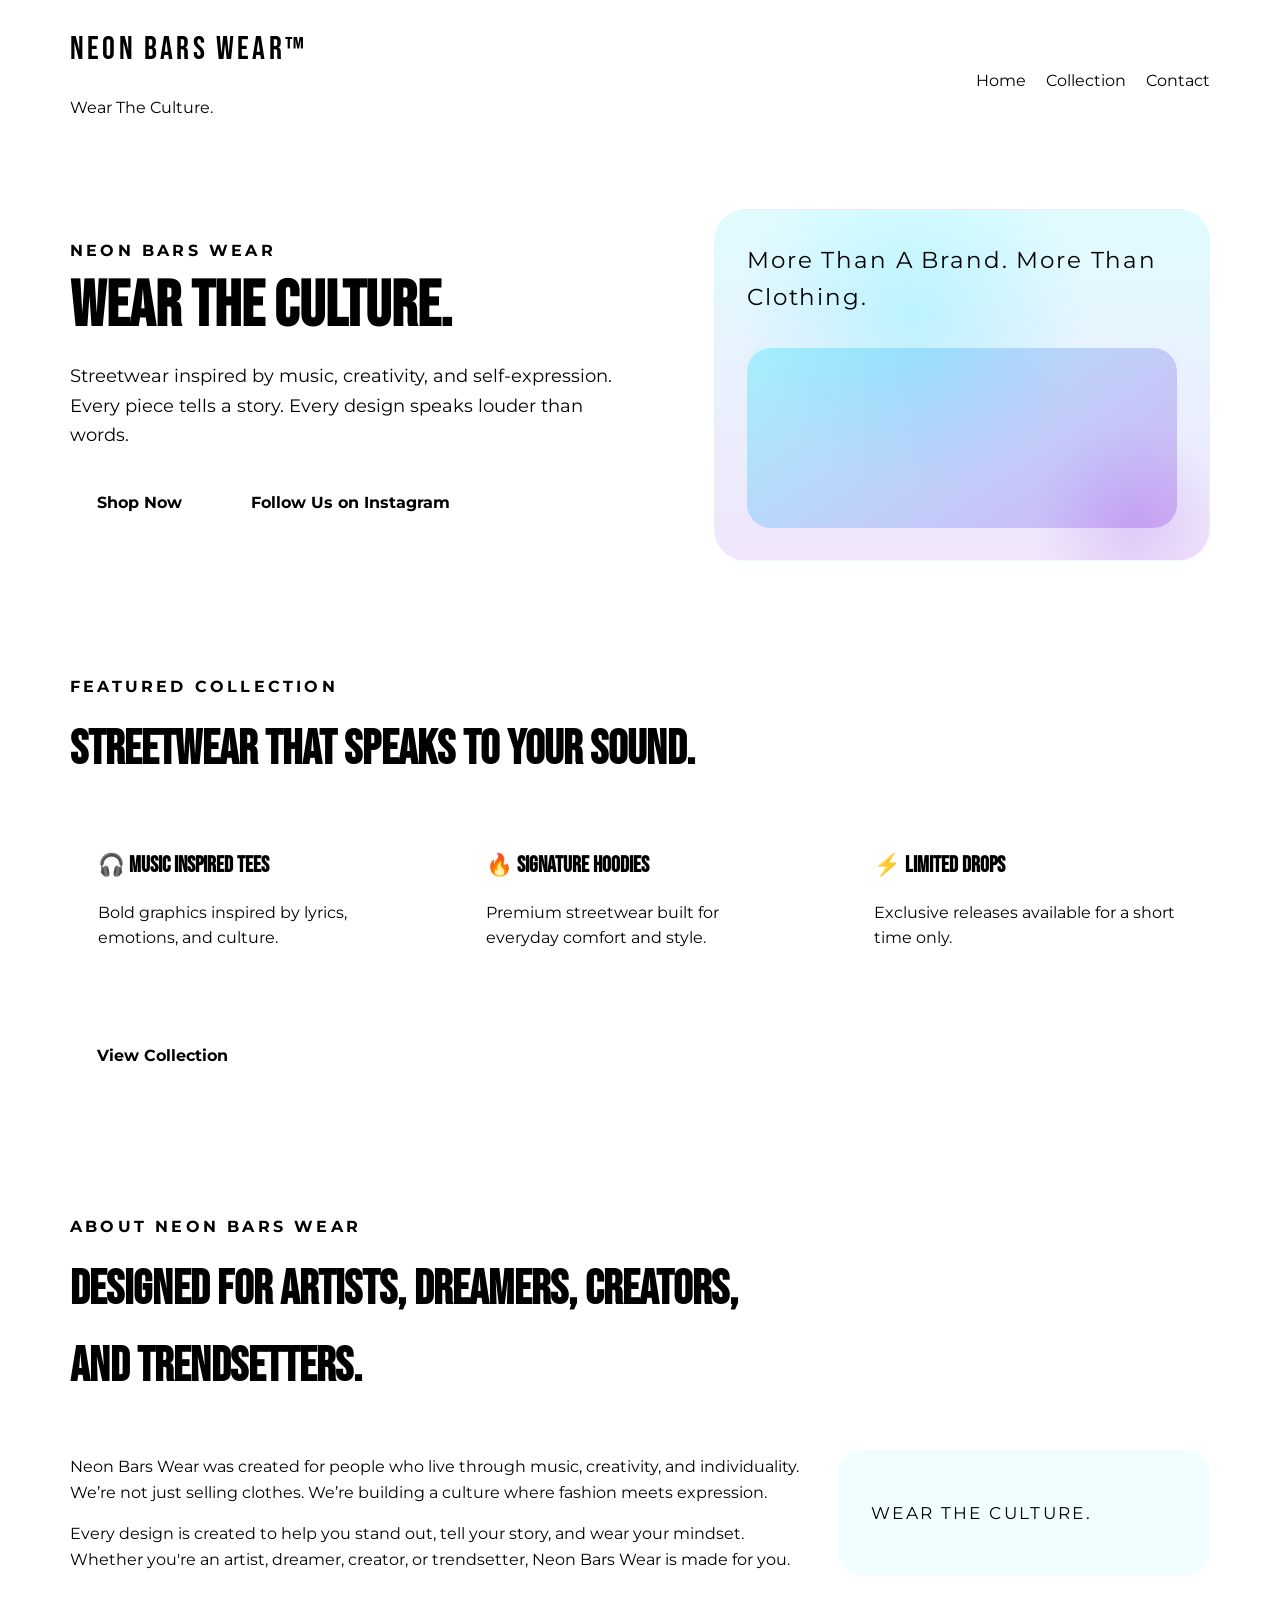
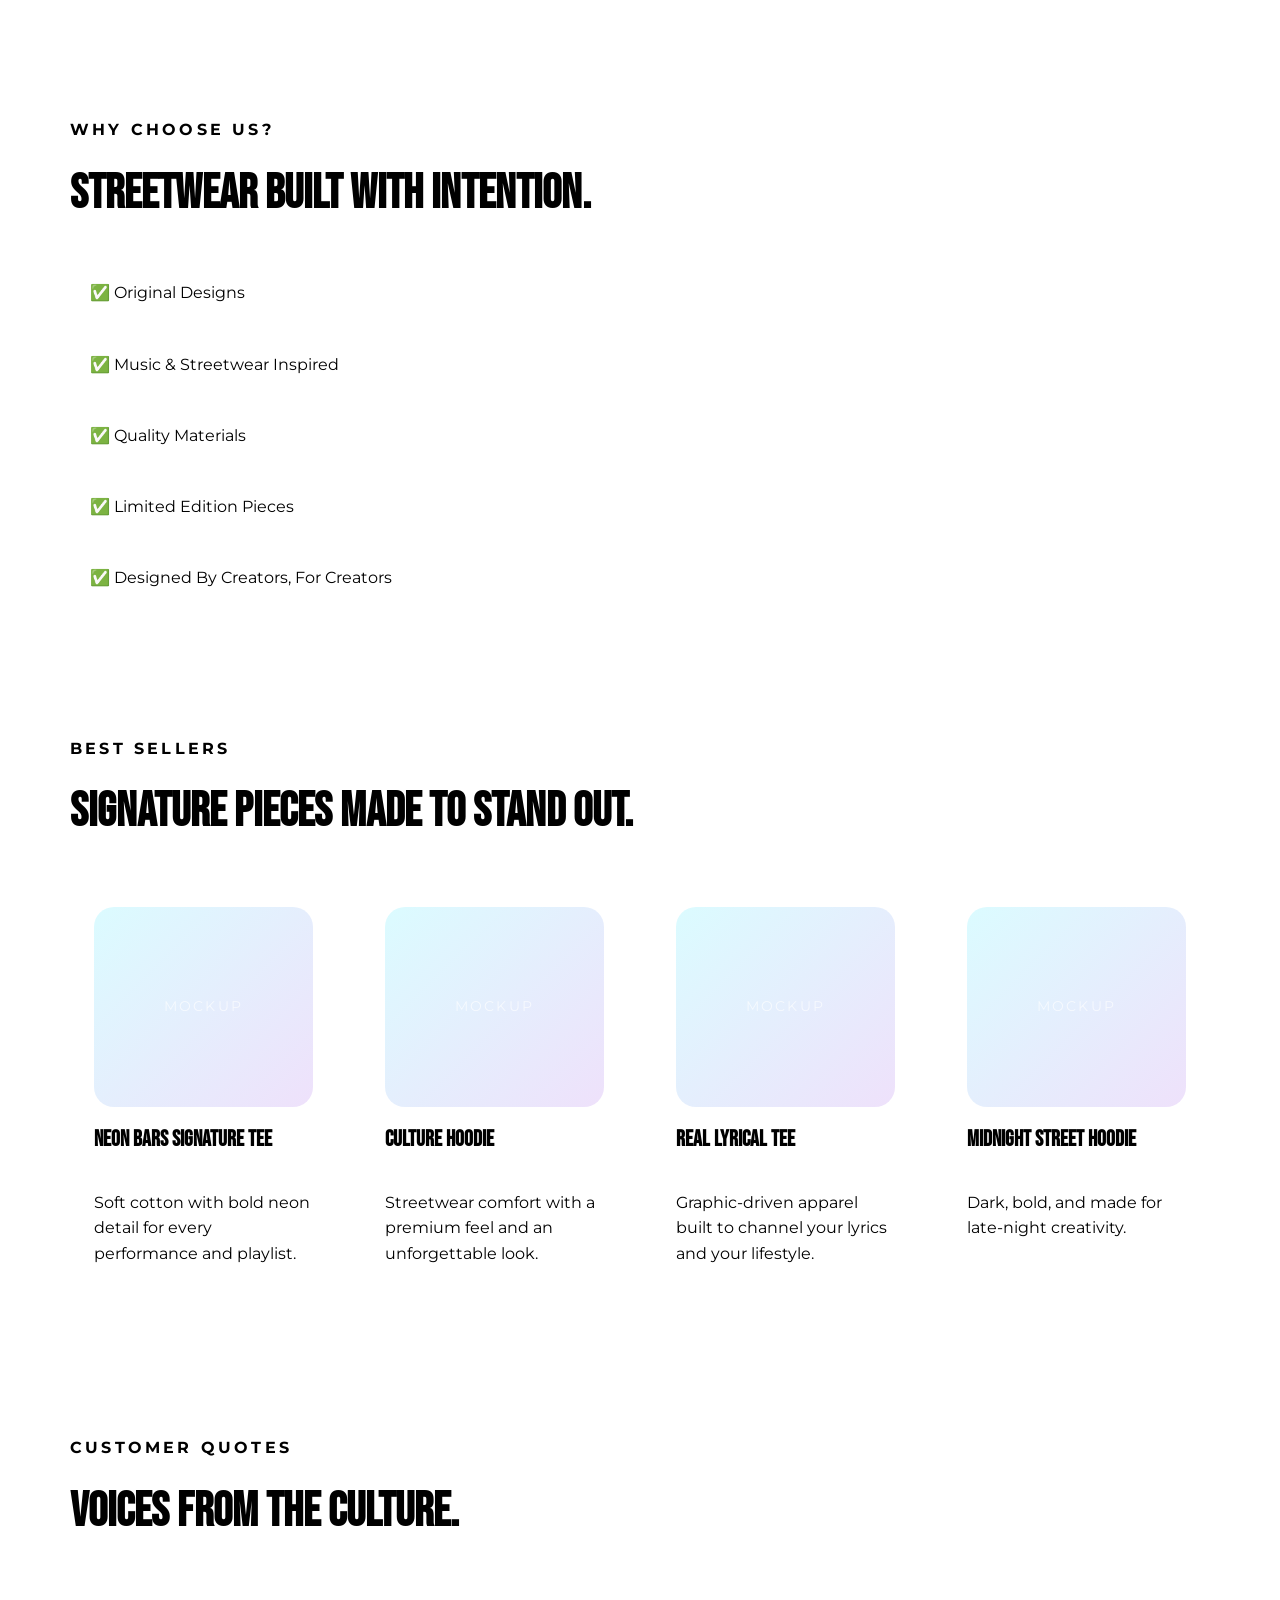
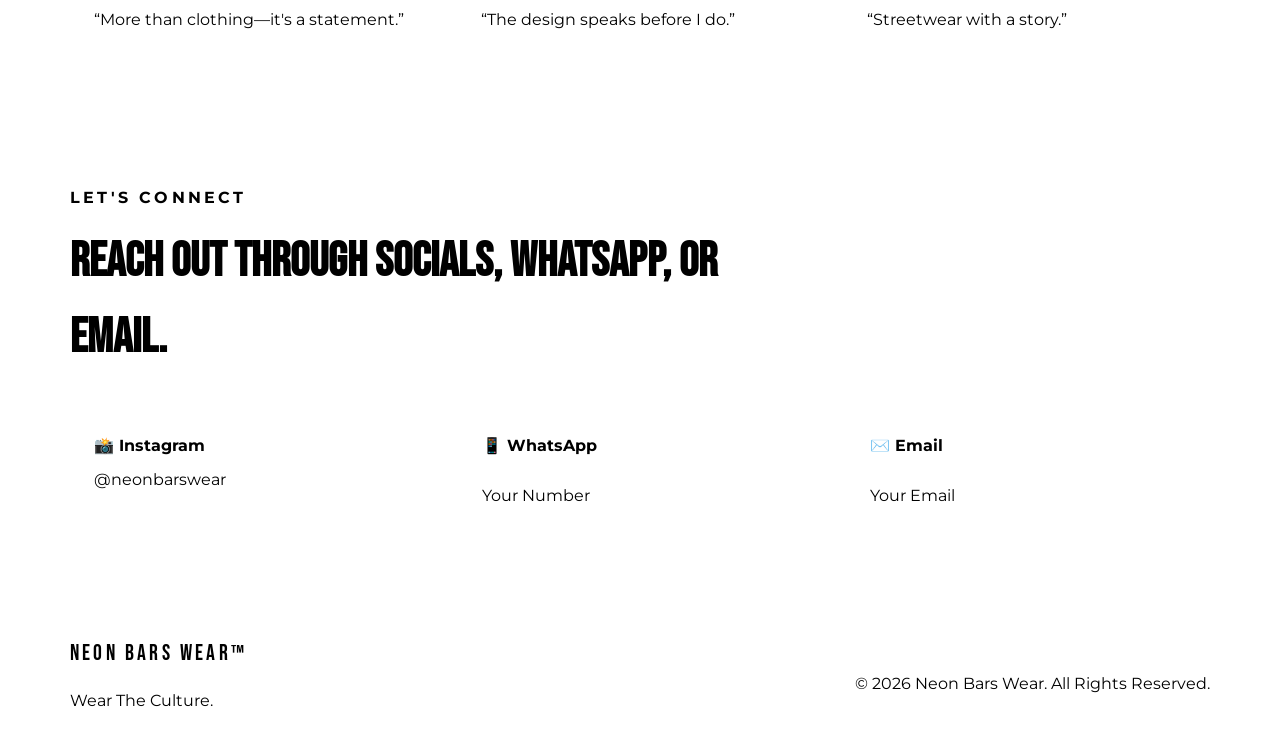
<file: index.html>
<!DOCTYPE html>
<html lang="en">
  <head>
    <meta charset="UTF-8" />
    <meta name="viewport" content="width=device-width, initial-scale=1.0" />
    <title>Neon Bars Wear</title>
    <link rel="preconnect" href="https://fonts.googleapis.com" />
    <link rel="preconnect" href="https://fonts.gstatic.com" crossorigin />
    <link
      href="https://fonts.googleapis.com/css2?family=Bebas+Neue&family=Montserrat:wght@400;500;600;700&display=swap"
      rel="stylesheet"
    />
    <link rel="stylesheet" href="styles.css" />
  </head>
  <body>
    <header class="site-header">
      <div class="page-width header-inner">
        <div class="brand">
          <span class="brand-mark">NEON BARS WEAR™</span>
          <p>Wear The Culture.</p>
        </div>
        <nav class="site-nav" aria-label="Primary navigation">
          <a href="index.html">Home</a>
          <a href="collection.html">Collection</a>
          <a href="contact.html">Contact</a>
        </nav>
      </div>
    </header>

    <main>
      <section class="hero section-hero">
        <div class="page-width hero-grid">
          <div class="hero-copy">
            <p class="eyebrow">NEON BARS WEAR</p>
            <h1>Wear The Culture.</h1>
            <p class="hero-text">
              Streetwear inspired by music, creativity, and self-expression. Every piece tells a story.
              Every design speaks louder than words.
            </p>
            <div class="hero-actions">
              <a class="button button-primary" href="collection.html">Shop Now</a>
              <a class="button button-secondary" href="https://www.instagram.com/neonbarswear" target="_blank" rel="noreferrer">Follow Us on Instagram</a>
            </div>
          </div>
          <div class="hero-visual">
            <div class="hero-card">
              <span class="hero-tag">More Than A Brand. More Than Clothing.</span>
              <div class="visual-accent"></div>
            </div>
          </div>
        </div>
      </section>

      <section id="featured" class="section featured-collection page-width">
        <div class="section-heading">
          <p class="eyebrow">Featured Collection</p>
          <h2>Streetwear that speaks to your sound.</h2>
        </div>
        <div class="collection-grid">
          <article class="feature-card">
            <h3>🎧 Music Inspired Tees</h3>
            <p>Bold graphics inspired by lyrics, emotions, and culture.</p>
          </article>
          <article class="feature-card">
            <h3>🔥 Signature Hoodies</h3>
            <p>Premium streetwear built for everyday comfort and style.</p>
          </article>
          <article class="feature-card">
            <h3>⚡ Limited Drops</h3>
            <p>Exclusive releases available for a short time only.</p>
          </article>
        </div>
        <div class="section-action">
          <a class="button button-primary" href="collection.html">View Collection</a>
        </div>
      </section>

      <section id="about" class="section about page-width">
        <div class="section-heading">
          <p class="eyebrow">About Neon Bars Wear</p>
          <h2>Designed for artists, dreamers, creators, and trendsetters.</h2>
        </div>
        <div class="about-grid">
          <div>
            <p>
              Neon Bars Wear was created for people who live through music, creativity, and individuality.
              We’re not just selling clothes. We’re building a culture where fashion meets expression.
            </p>
            <p>
              Every design is created to help you stand out, tell your story, and wear your mindset.
              Whether you're an artist, dreamer, creator, or trendsetter, Neon Bars Wear is made for you.
            </p>
          </div>
          <div class="about-highlight">
            <p>Wear The Culture.</p>
          </div>
        </div>
      </section>

      <section class="section why-choose-us page-width">
        <div class="section-heading">
          <p class="eyebrow">Why Choose Us?</p>
          <h2>Streetwear built with intention.</h2>
        </div>
        <ul class="benefits-list">
          <li>✅ Original Designs</li>
          <li>✅ Music & Streetwear Inspired</li>
          <li>✅ Quality Materials</li>
          <li>✅ Limited Edition Pieces</li>
          <li>✅ Designed By Creators, For Creators</li>
        </ul>
      </section>

      <section id="best-sellers" class="section best-sellers page-width">
        <div class="section-heading">
          <p class="eyebrow">Best Sellers</p>
          <h2>Signature pieces made to stand out.</h2>
        </div>
        <div class="products-grid">
          <article class="product-card">
            <div class="product-image mockup-image">Mockup</div>
            <h3>Neon Bars Signature Tee</h3>
            <p>Soft cotton with bold neon detail for every performance and playlist.</p>
          </article>
          <article class="product-card">
            <div class="product-image mockup-image">Mockup</div>
            <h3>Culture Hoodie</h3>
            <p>Streetwear comfort with a premium feel and an unforgettable look.</p>
          </article>
          <article class="product-card">
            <div class="product-image mockup-image">Mockup</div>
            <h3>Real Lyrical Tee</h3>
            <p>Graphic-driven apparel built to channel your lyrics and your lifestyle.</p>
          </article>
          <article class="product-card">
            <div class="product-image mockup-image">Mockup</div>
            <h3>Midnight Street Hoodie</h3>
            <p>Dark, bold, and made for late-night creativity.</p>
          </article>
        </div>
      </section>

      <section class="section testimonials page-width">
        <div class="section-heading">
          <p class="eyebrow">Customer Quotes</p>
          <h2>Voices from the culture.</h2>
        </div>
        <div class="testimonials-grid">
          <blockquote>
            “More than clothing—it's a statement.”
          </blockquote>
          <blockquote>
            “The design speaks before I do.”
          </blockquote>
          <blockquote>
            “Streetwear with a story.”
          </blockquote>
        </div>
      </section>

      <section id="contact" class="section contact page-width">
        <div class="section-heading">
          <p class="eyebrow">Let's Connect</p>
          <h2>Reach out through socials, WhatsApp, or email.</h2>
        </div>
        <div class="contact-grid">
          <div class="contact-card">
            <strong>📸 Instagram</strong>
            <a href="https://www.instagram.com/neonbarswear" target="_blank" rel="noreferrer">@neonbarswear</a>
          </div>
          <div class="contact-card">
            <strong>📱 WhatsApp</strong>
            <p>Your Number</p>
          </div>
          <div class="contact-card">
            <strong>✉️ Email</strong>
            <p>Your Email</p>
          </div>
        </div>
      </section>
    </main>

    <footer class="site-footer">
      <div class="page-width footer-inner">
        <div>
          <p class="footer-title">NEON BARS WEAR™</p>
          <p>Wear The Culture.</p>
        </div>
        <p class="copyright">© 2026 Neon Bars Wear. All Rights Reserved.</p>
      </div>
    </footer>
  </body>
</html>
</file>
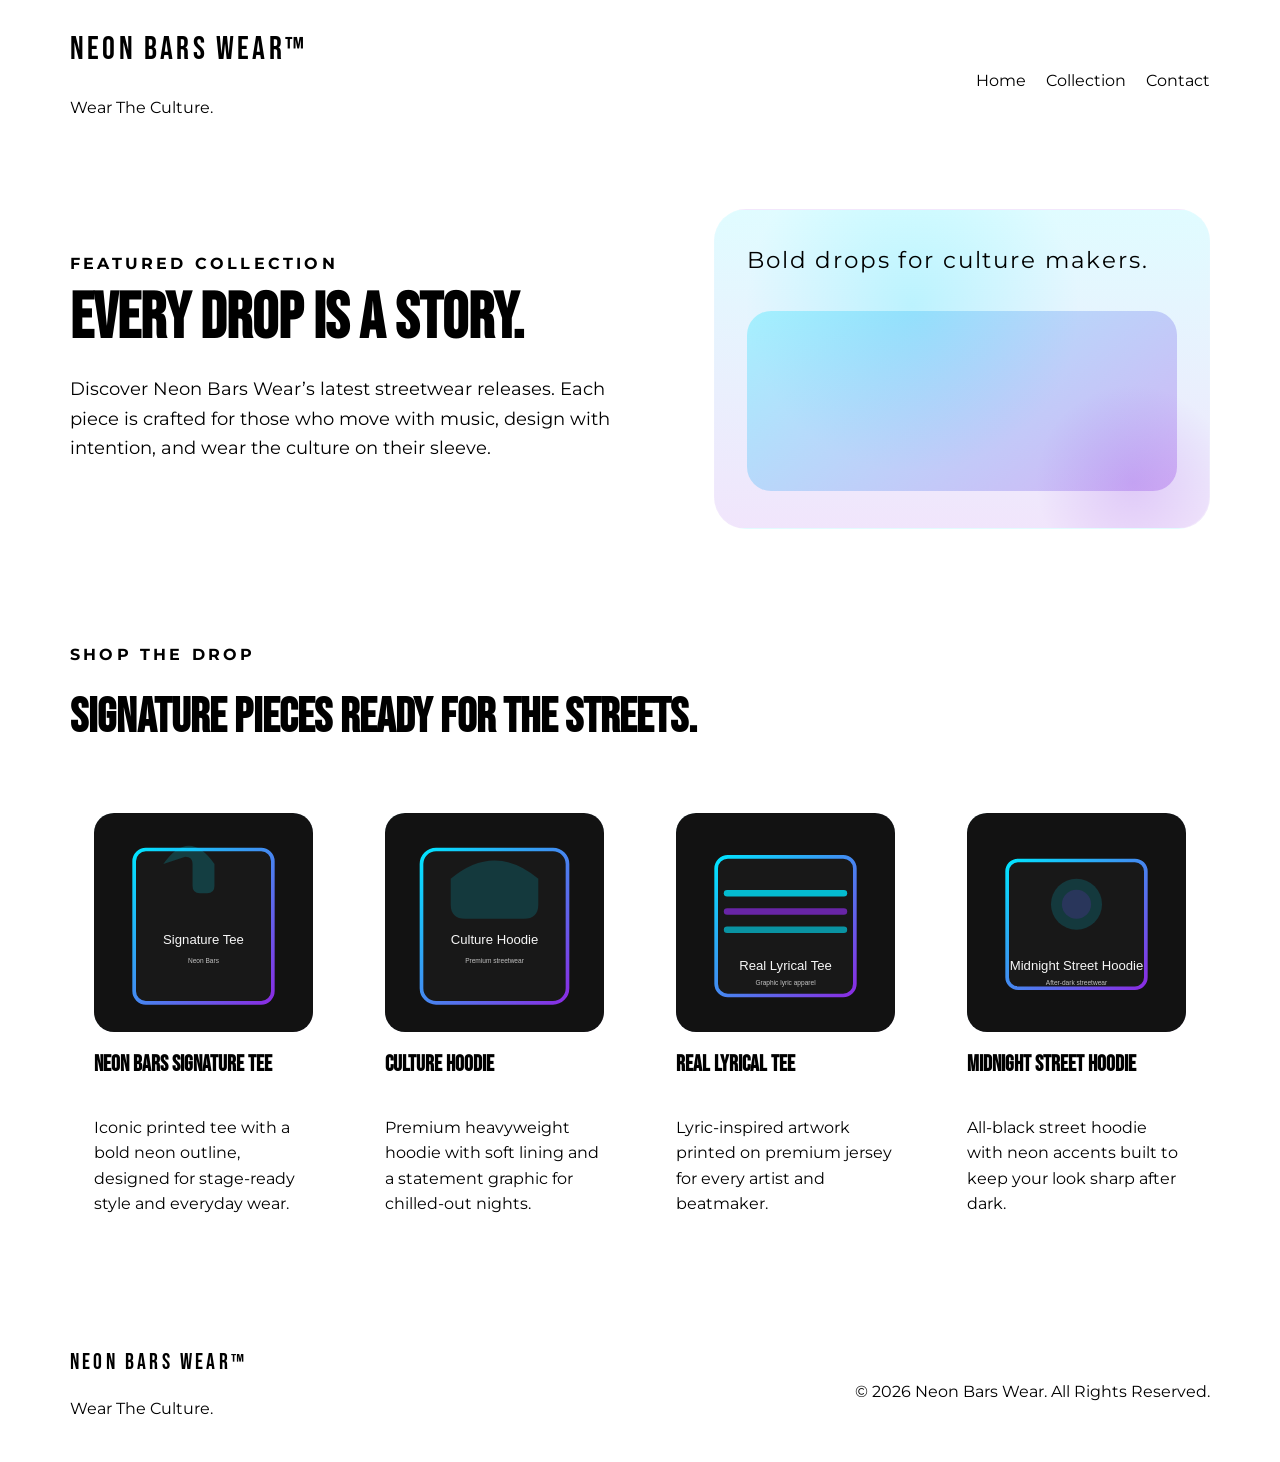
<file: collection.html>
<!DOCTYPE html>
<html lang="en">
  <head>
    <meta charset="UTF-8" />
    <meta name="viewport" content="width=device-width, initial-scale=1.0" />
    <title>Collection | Neon Bars Wear</title>
    <link rel="preconnect" href="https://fonts.googleapis.com" />
    <link rel="preconnect" href="https://fonts.gstatic.com" crossorigin />
    <link
      href="https://fonts.googleapis.com/css2?family=Bebas+Neue&family=Montserrat:wght@400;500;600;700&display=swap"
      rel="stylesheet"
    />
    <link rel="stylesheet" href="styles.css" />
  </head>
  <body>
    <header class="site-header">
      <div class="page-width header-inner">
        <div class="brand">
          <span class="brand-mark">NEON BARS WEAR™</span>
          <p>Wear The Culture.</p>
        </div>
        <nav class="site-nav" aria-label="Primary navigation">
          <a href="index.html">Home</a>
          <a href="collection.html">Collection</a>
          <a href="contact.html">Contact</a>
        </nav>
      </div>
    </header>

    <main>
      <section class="hero section-hero">
        <div class="page-width hero-grid">
          <div class="hero-copy">
            <p class="eyebrow">Featured Collection</p>
            <h1>Every drop is a story.</h1>
            <p class="hero-text">
              Discover Neon Bars Wear’s latest streetwear releases. Each piece is crafted for those who move with music,
              design with intention, and wear the culture on their sleeve.
            </p>
          </div>
          <div class="hero-visual">
            <div class="hero-card">
              <span class="hero-tag">Bold drops for culture makers.</span>
              <div class="visual-accent"></div>
            </div>
          </div>
        </div>
      </section>

      <section class="section best-sellers page-width">
        <div class="section-heading">
          <p class="eyebrow">Shop the drop</p>
          <h2>Signature pieces ready for the streets.</h2>
        </div>
        <div class="products-grid">
          <article class="product-card">
            <img class="product-image" src="assets/tee-mockup.svg" alt="Neon Bars Signature Tee" />
            <h3>Neon Bars Signature Tee</h3>
            <p>Iconic printed tee with a bold neon outline, designed for stage-ready style and everyday wear.</p>
          </article>
          <article class="product-card">
            <img class="product-image" src="assets/hoodie-mockup.svg" alt="Culture Hoodie" />
            <h3>Culture Hoodie</h3>
            <p>Premium heavyweight hoodie with soft lining and a statement graphic for chilled-out nights.</p>
          </article>
          <article class="product-card">
            <img class="product-image" src="assets/lyrical-mockup.svg" alt="Real Lyrical Tee" />
            <h3>Real Lyrical Tee</h3>
            <p>Lyric-inspired artwork printed on premium jersey for every artist and beatmaker.</p>
          </article>
          <article class="product-card">
            <img class="product-image" src="assets/midnight-mockup.svg" alt="Midnight Street Hoodie" />
            <h3>Midnight Street Hoodie</h3>
            <p>All-black street hoodie with neon accents built to keep your look sharp after dark.</p>
          </article>
        </div>
      </section>
    </main>

    <footer class="site-footer">
      <div class="page-width footer-inner">
        <div>
          <p class="footer-title">NEON BARS WEAR™</p>
          <p>Wear The Culture.</p>
        </div>
        <p class="copyright">© 2026 Neon Bars Wear. All Rights Reserved.</p>
      </div>
    </footer>
  </body>
</html>
</file>
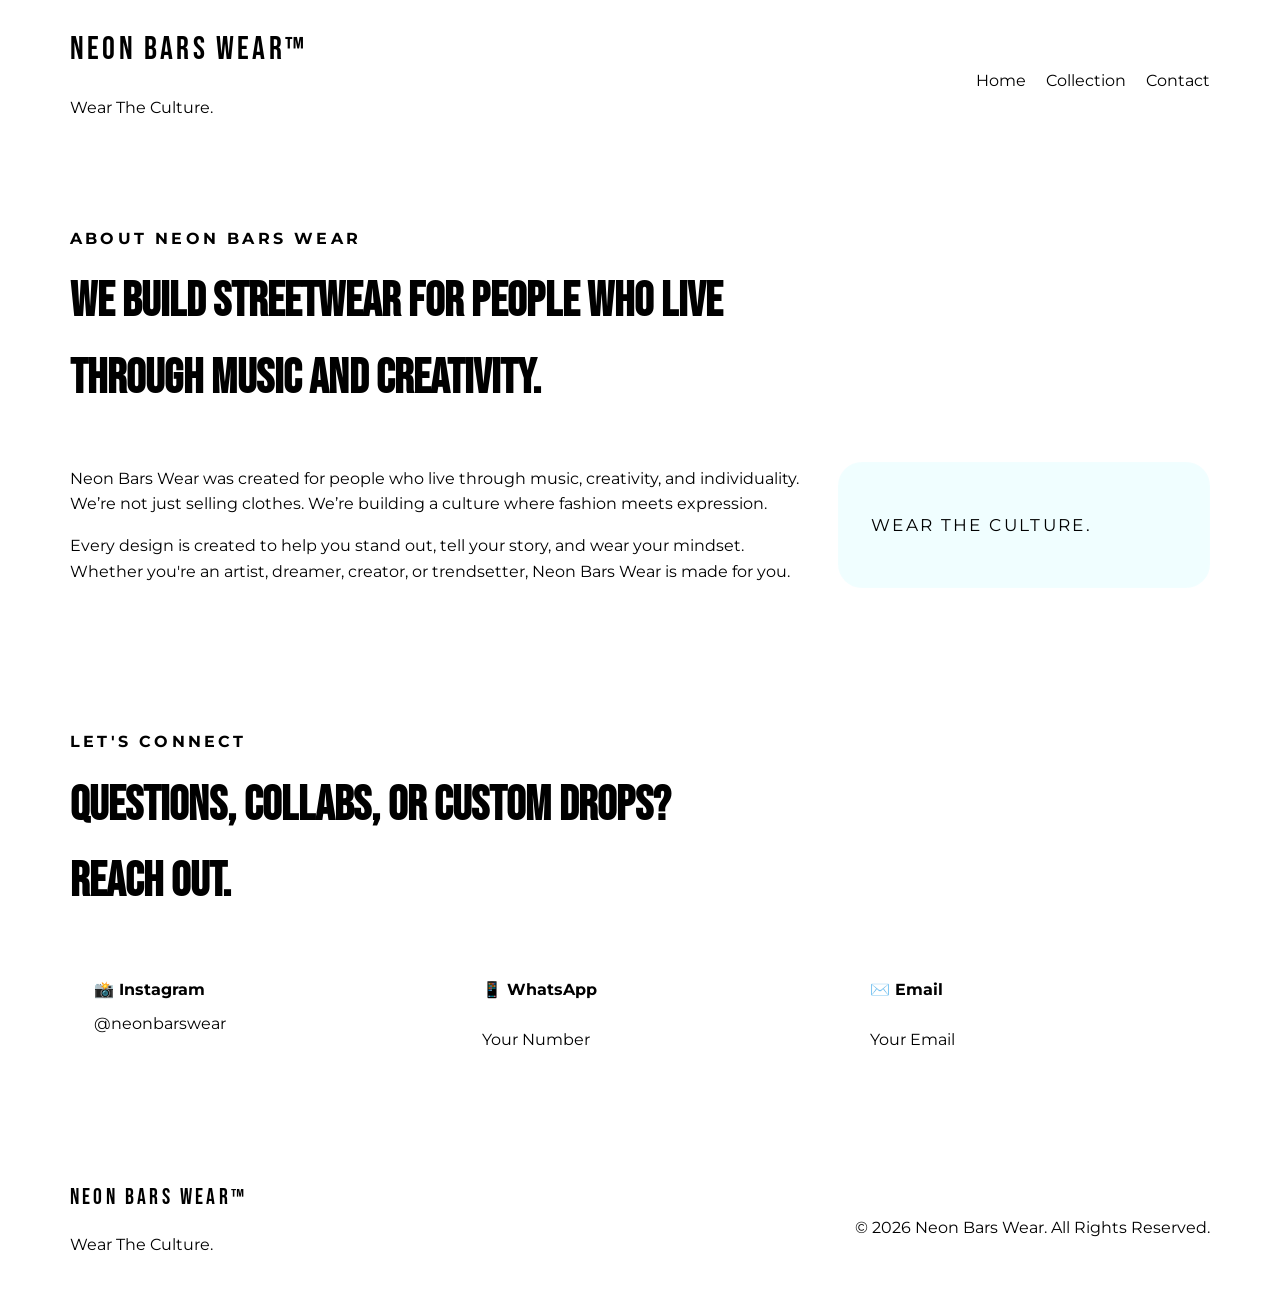
<file: contact.html>
<!DOCTYPE html>
<html lang="en">
  <head>
    <meta charset="UTF-8" />
    <meta name="viewport" content="width=device-width, initial-scale=1.0" />
    <title>Contact | Neon Bars Wear</title>
    <link rel="preconnect" href="https://fonts.googleapis.com" />
    <link rel="preconnect" href="https://fonts.gstatic.com" crossorigin />
    <link
      href="https://fonts.googleapis.com/css2?family=Bebas+Neue&family=Montserrat:wght@400;500;600;700&display=swap"
      rel="stylesheet"
    />
    <link rel="stylesheet" href="styles.css" />
  </head>
  <body>
    <header class="site-header">
      <div class="page-width header-inner">
        <div class="brand">
          <span class="brand-mark">NEON BARS WEAR™</span>
          <p>Wear The Culture.</p>
        </div>
        <nav class="site-nav" aria-label="Primary navigation">
          <a href="index.html">Home</a>
          <a href="collection.html">Collection</a>
          <a href="contact.html">Contact</a>
        </nav>
      </div>
    </header>

    <main>
      <section class="section about page-width">
        <div class="section-heading">
          <p class="eyebrow">About Neon Bars Wear</p>
          <h2>We build streetwear for people who live through music and creativity.</h2>
        </div>
        <div class="about-grid">
          <div>
            <p>
              Neon Bars Wear was created for people who live through music, creativity, and individuality.
              We’re not just selling clothes. We’re building a culture where fashion meets expression.
            </p>
            <p>
              Every design is created to help you stand out, tell your story, and wear your mindset.
              Whether you're an artist, dreamer, creator, or trendsetter, Neon Bars Wear is made for you.
            </p>
          </div>
          <div class="about-highlight">
            <p>Wear The Culture.</p>
          </div>
        </div>
      </section>

      <section class="section contact page-width">
        <div class="section-heading">
          <p class="eyebrow">Let's Connect</p>
          <h2>Questions, collabs, or custom drops? Reach out.</h2>
        </div>
        <div class="contact-grid">
          <div class="contact-card">
            <strong>📸 Instagram</strong>
            <a href="https://www.instagram.com/neonbarswear" target="_blank" rel="noreferrer">@neonbarswear</a>
          </div>
          <div class="contact-card">
            <strong>📱 WhatsApp</strong>
            <p>Your Number</p>
          </div>
          <div class="contact-card">
            <strong>✉️ Email</strong>
            <p>Your Email</p>
          </div>
        </div>
      </section>
    </main>

    <footer class="site-footer">
      <div class="page-width footer-inner">
        <div>
          <p class="footer-title">NEON BARS WEAR™</p>
          <p>Wear The Culture.</p>
        </div>
        <p class="copyright">© 2026 Neon Bars Wear. All Rights Reserved.</p>
      </div>
    </footer>
  </body>
</html>
</file>
<file: styles.css>
8:root {
  --bg: #121212;
  --surface: #181818;
  --surface-strong: #1f1f1f;
  --text: #f6f6f6;
  --muted: #c2c2c2;
  --accent: #00e5ff;
  --accent-deep: #8a2be2;
  --border: rgba(255, 255, 255, 0.08);
}

* {
  box-sizing: border-box;
}

html,
body {
  margin: 0;
  min-height: 100%;
  font-family: 'Montserrat', Arial, sans-serif;
  background: radial-gradient(circle at top, rgba(0, 229, 255, 0.06), transparent 28%),
    radial-gradient(circle at bottom right, rgba(138, 43, 226, 0.08), transparent 30%),
    var(--bg);
  color: var(--text);
}

img {
  max-width: 100%;
  display: block;
}

a {
  color: inherit;
  text-decoration: none;
}

body {
  line-height: 1.6;
}

.page-width {
  width: min(1140px, calc(100% - 2rem));
  margin: 0 auto;
}

.site-header,
.site-footer {
  padding: 1.5rem 0;
}

.header-inner,
.footer-inner {
  display: flex;
  align-items: center;
  justify-content: space-between;
  gap: 1rem;
}

.brand {
  display: flex;
  flex-direction: column;
  gap: 0.25rem;
}

.brand-mark {
  font-family: 'Bebas Neue', 'Arial Black', sans-serif;
  font-size: clamp(1.8rem, 2.5vw, 2.6rem);
  letter-spacing: 0.2rem;
}

.site-nav {
  display: flex;
  align-items: center;
  gap: 1.25rem;
  flex-wrap: wrap;
}

.site-nav a {
  color: var(--muted);
  transition: color 0.2s ease;
}

.site-nav a:hover,
.site-nav a:focus-visible {
  color: var(--accent);
}

.section {
  padding: 4rem 0;
}

.section-heading {
  max-width: 680px;
  margin-bottom: 2rem;
}

.eyebrow {
  margin: 0 0 0.8rem;
  color: var(--accent);
  font-weight: 700;
  letter-spacing: 0.2rem;
  text-transform: uppercase;
}

h1,
h2,
h3 {
  margin: 0;
  font-family: 'Bebas Neue', 'Arial Black', sans-serif;
}

h1 {
  font-size: clamp(3rem, 5vw, 5rem);
  line-height: 0.95;
}

h2 {
  font-size: clamp(2rem, 4vw, 3rem);
}

h3 {
  font-size: 1.35rem;
}

.hero {
  padding-top: 3rem;
  padding-bottom: 3rem;
}

.hero-grid,
.about-grid,
.collection-grid,
.products-grid,
.testimonials-grid,
.contact-grid {
  display: grid;
  gap: 1.5rem;
}

.hero-grid {
  grid-template-columns: 1.25fr 1fr;
  align-items: center;
}

.hero-copy {
  max-width: 34rem;
}

.hero-text {
  font-size: 1.15rem;
  color: var(--muted);
  margin: 1.5rem 0;
  max-width: 44rem;
}

.hero-actions {
  display: flex;
  flex-wrap: wrap;
  gap: 1rem;
}

.button {
  display: inline-flex;
  align-items: center;
  justify-content: center;
  gap: 0.5rem;
  padding: 0.95rem 1.6rem;
  border-radius: 999px;
  font-weight: 700;
  transition: transform 0.2s ease, box-shadow 0.2s ease;
  border: 1px solid transparent;
}

.button:hover,
.button:focus-visible {
  transform: translateY(-1px);
}

.button-primary {
  color: #000;
  background: linear-gradient(135deg, var(--accent), var(--accent-deep));
}

.button-secondary {
  color: var(--text);
  border-color: rgba(255, 255, 255, 0.14);
  background: rgba(255, 255, 255, 0.04);
}

.hero-visual {
  display: grid;
  place-items: center;
}

.hero-card {
  background: linear-gradient(180deg, rgba(0, 229, 255, 0.12), rgba(138, 43, 226, 0.12));
  border: 1px solid rgba(255, 255, 255, 0.08);
  border-radius: 2rem;
  padding: 2rem;
  width: 100%;
  min-height: 320px;
  position: relative;
  overflow: hidden;
}

.hero-card::before {
  content: '';
  position: absolute;
  inset: -40% 0 0 -20%;
  background: radial-gradient(circle, rgba(0, 229, 255, 0.18), transparent 45%);
}

.hero-card::after {
  content: '';
  position: absolute;
  inset: auto -10% -25% auto;
  width: 250px;
  height: 250px;
  background: radial-gradient(circle, rgba(138, 43, 226, 0.16), transparent 55%);
}

.hero-tag {
  position: relative;
  z-index: 1;
  font-size: 1.45rem;
  letter-spacing: 0.08em;
}

.visual-accent {
  position: relative;
  z-index: 1;
  margin-top: 2rem;
  width: 100%;
  min-height: 180px;
  background: linear-gradient(135deg, rgba(0, 229, 255, 0.28), rgba(138, 43, 226, 0.28));
  border-radius: 1.5rem;
}

.featured-collection,
.about,
.why-choose-us,
.best-sellers,
.testimonials,
.contact {
  background: rgba(255, 255, 255, 0.02);
  border-top: 1px solid rgba(255, 255, 255, 0.05);
}

.collection-grid {
  grid-template-columns: repeat(3, minmax(0, 1fr));
}

.feature-card {
  background: var(--surface);
  border: 1px solid var(--border);
  border-radius: 1.5rem;
  padding: 1.75rem;
}

.section-action {
  margin-top: 2rem;
}

.about-grid {
  grid-template-columns: minmax(0, 2fr) minmax(220px, 1fr);
  align-items: center;
}

.about-highlight {
  border: 1px solid rgba(255, 255, 255, 0.08);
  padding: 2rem;
  border-radius: 1.5rem;
  background: rgba(0, 229, 255, 0.06);
  color: var(--text);
  font-size: 1.05rem;
  text-transform: uppercase;
  letter-spacing: 0.14em;
}

.benefits-list {
  list-style: none;
  padding: 0;
  margin: 0;
  display: grid;
  gap: 0.85rem;
}

.benefits-list li {
  background: var(--surface);
  border-radius: 1rem;
  padding: 1rem 1.25rem;
  border: 1px solid var(--border);
}

.products-grid {
  grid-template-columns: repeat(4, minmax(0, 1fr));
}

.product-card {
  background: var(--surface);
  border: 1px solid var(--border);
  border-radius: 1.5rem;
  padding: 1.5rem;
  display: flex;
  flex-direction: column;
  gap: 1rem;
}

.product-image {
  border-radius: 1.25rem;
  min-height: 200px;
  background: linear-gradient(135deg, rgba(0, 229, 255, 0.14), rgba(138, 43, 226, 0.14));
  display: grid;
  place-items: center;
  color: rgba(255, 255, 255, 0.65);
  text-transform: uppercase;
  letter-spacing: 0.16em;
  font-size: 0.9rem;
}

.testimonials-grid {
  display: grid;
  grid-template-columns: repeat(3, minmax(0, 1fr));
  gap: 1.25rem;
}

blockquote {
  margin: 0;
  padding: 1.5rem;
  border-left: 4px solid var(--accent);
  background: rgba(255, 255, 255, 0.03);
  border-radius: 1rem;
  color: var(--muted);
  font-size: 1rem;
}

.contact-grid {
  grid-template-columns: repeat(3, minmax(0, 1fr));
}

.contact-card {
  background: var(--surface);
  border: 1px solid var(--border);
  border-radius: 1.5rem;
  padding: 1.5rem;
  display: flex;
  flex-direction: column;
  gap: 0.5rem;
}

.contact-card strong {
  font-weight: 700;
}

.contact-card a,
.contact-card p {
  color: var(--text);
}

.site-footer {
  border-top: 1px solid rgba(255, 255, 255, 0.08);
}

.footer-inner {
  align-items: center;
}

.footer-title {
  margin: 0 0 0.5rem;
  font-family: 'Bebas Neue', 'Arial Black', sans-serif;
  font-size: 1.35rem;
  letter-spacing: 0.2rem;
}

.copyright {
  .header-inner,
  .footer-inner {
    flex-direction: column;
    align-items: flex-start;
  }

  .site-nav {
    justify-content: flex-start;
  }
}

@media (max-width: 640px) {
  h1 {
    font-size: 2.75rem;
  }

  .hero-card,
  .product-card,
  .contact-card,
  .feature-card,
  blockquote {
    padding: 1.25rem;
  }

  .button {
    width: 100%;
  }
}
</file>
